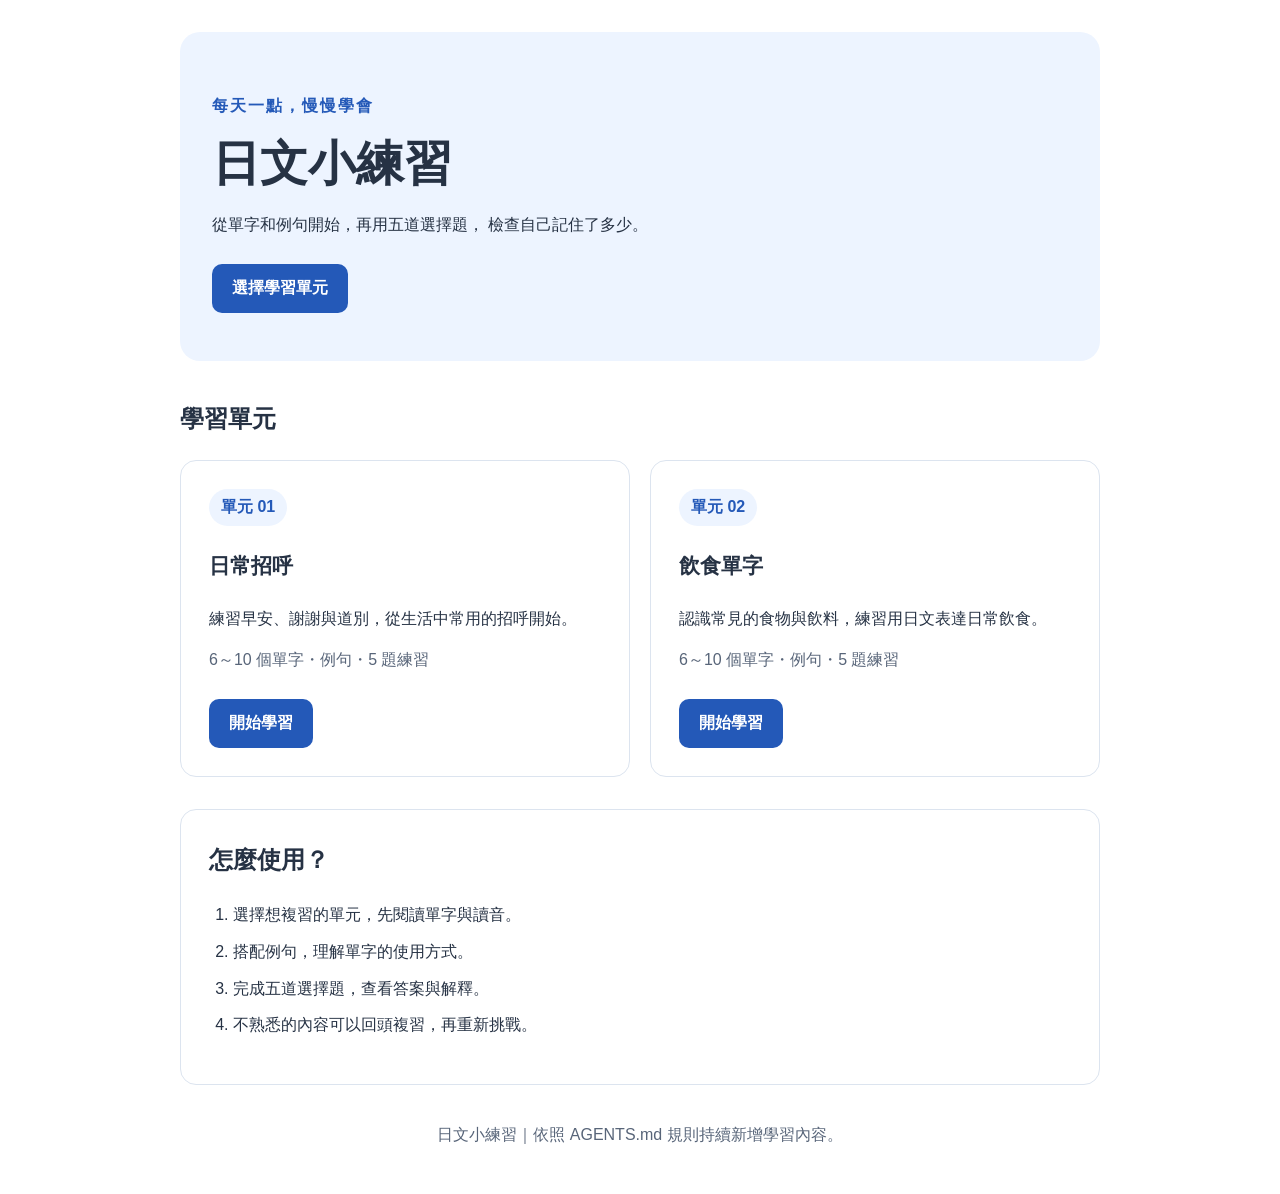
<file: index.html>
<!DOCTYPE html>
<html lang="zh-Hant">
<head>
  <meta charset="UTF-8">
  <meta name="viewport" content="width=device-width, initial-scale=1.0">
  <title>日文小練習｜首頁</title>
  <link rel="stylesheet" href="css/style.css">
</head>
<body>
  <main class="container">
    <header class="hero">
      <p class="eyebrow">每天一點，慢慢學會</p>
      <h1>日文小練習</h1>
      <p>
        從單字和例句開始，再用五道選擇題，
        檢查自己記住了多少。
      </p>
      <a class="button" href="#lessons">選擇學習單元</a>
    </header>

    <section aria-labelledby="lessons">
      <h2 id="lessons">學習單元</h2>

      <div class="lesson-grid">
        <article class="card">
          <span class="tag">單元 01</span>
          <h3>日常招呼</h3>
          <p>練習早安、謝謝與道別，從生活中常用的招呼開始。</p>
          <p class="meta">6～10 個單字・例句・5 題練習</p>
          <a class="button" href="lessons/greetings.html">
            開始學習
          </a>
        </article>

        <article class="card">
          <span class="tag">單元 02</span>
          <h3>飲食單字</h3>
          <p>認識常見的食物與飲料，練習用日文表達日常飲食。</p>
          <p class="meta">6～10 個單字・例句・5 題練習</p>
          <a class="button" href="lessons/food.html">
            開始學習
          </a>
        </article>
      </div>
    </section>

    <section class="card guide" aria-labelledby="guide-title">
      <h2 id="guide-title">怎麼使用？</h2>
      <ol>
        <li>選擇想複習的單元，先閱讀單字與讀音。</li>
        <li>搭配例句，理解單字的使用方式。</li>
        <li>完成五道選擇題，查看答案與解釋。</li>
        <li>不熟悉的內容可以回頭複習，再重新挑戰。</li>
      </ol>
    </section>

    <footer>
      <p>日文小練習｜依照 AGENTS.md 規則持續新增學習內容。</p>
    </footer>
  </main>
</body>
</html>
</file>
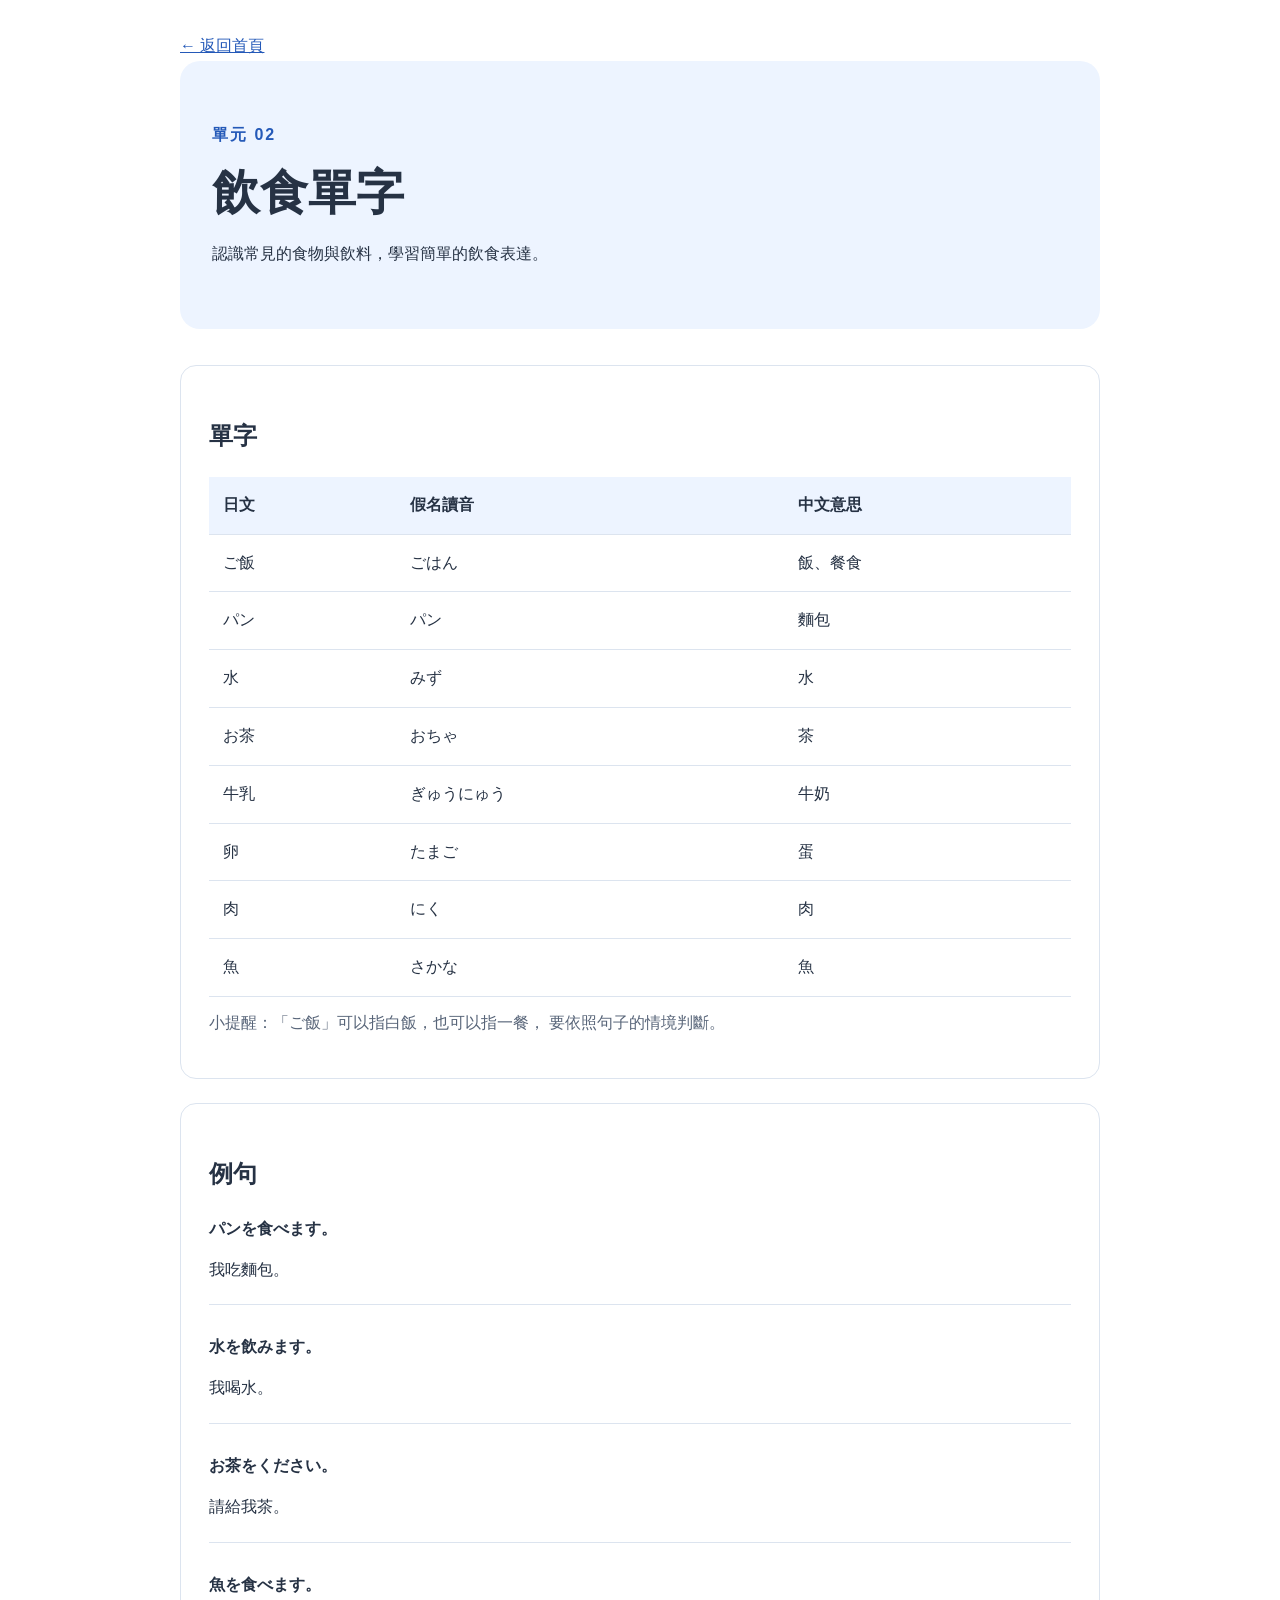
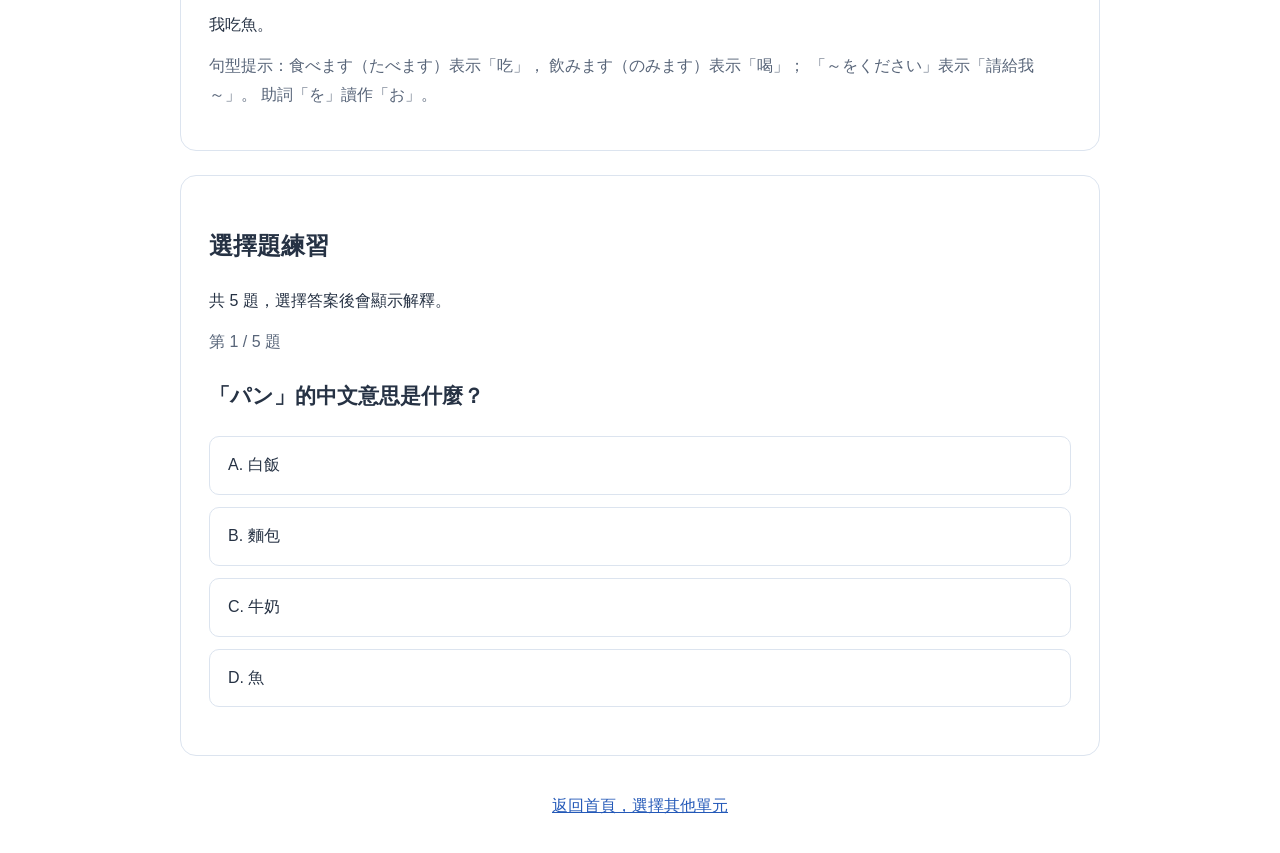
<file: lessons/food.html>
<!DOCTYPE html>
<html lang="zh-Hant">
<head>
  <meta charset="UTF-8">
  <meta name="viewport" content="width=device-width, initial-scale=1.0">
  <title>飲食單字｜日文小練習</title>
  <link rel="stylesheet" href="../css/style.css">
  <script src="../js/quiz.js" defer></script>
</head>
<body>
  <main class="container">
    <a href="../index.html">← 返回首頁</a>

    <header class="hero">
      <p class="eyebrow">單元 02</p>
      <h1>飲食單字</h1>
      <p>認識常見的食物與飲料，學習簡單的飲食表達。</p>
    </header>

    <section class="card">
      <h2>單字</h2>

      <div class="table-wrap">
        <table>
          <thead>
            <tr>
              <th scope="col">日文</th>
              <th scope="col">假名讀音</th>
              <th scope="col">中文意思</th>
            </tr>
          </thead>
          <tbody>
            <tr>
              <td lang="ja">ご飯</td>
              <td lang="ja">ごはん</td>
              <td>飯、餐食</td>
            </tr>
            <tr>
              <td lang="ja">パン</td>
              <td lang="ja">パン</td>
              <td>麵包</td>
            </tr>
            <tr>
              <td lang="ja">水</td>
              <td lang="ja">みず</td>
              <td>水</td>
            </tr>
            <tr>
              <td lang="ja">お茶</td>
              <td lang="ja">おちゃ</td>
              <td>茶</td>
            </tr>
            <tr>
              <td lang="ja">牛乳</td>
              <td lang="ja">ぎゅうにゅう</td>
              <td>牛奶</td>
            </tr>
            <tr>
              <td lang="ja">卵</td>
              <td lang="ja">たまご</td>
              <td>蛋</td>
            </tr>
            <tr>
              <td lang="ja">肉</td>
              <td lang="ja">にく</td>
              <td>肉</td>
            </tr>
            <tr>
              <td lang="ja">魚</td>
              <td lang="ja">さかな</td>
              <td>魚</td>
            </tr>
          </tbody>
        </table>
      </div>

      <p class="meta">
        小提醒：「ご飯」可以指白飯，也可以指一餐，
        要依照句子的情境判斷。
      </p>
    </section>

    <section class="card section-gap">
      <h2>例句</h2>

      <div class="example">
        <p lang="ja">パンを食べます。</p>
        <p>我吃麵包。</p>
      </div>

      <div class="example">
        <p lang="ja">水を飲みます。</p>
        <p>我喝水。</p>
      </div>

      <div class="example">
        <p lang="ja">お茶をください。</p>
        <p>請給我茶。</p>
      </div>

      <div class="example">
        <p lang="ja">魚を食べます。</p>
        <p>我吃魚。</p>
      </div>

      <p class="meta">
        句型提示：食べます（たべます）表示「吃」，
        飲みます（のみます）表示「喝」；
        「～をください」表示「請給我～」。
        助詞「を」讀作「お」。
      </p>
    </section>

    <section class="card section-gap">
      <h2>選擇題練習</h2>
      <p>共 5 題，選擇答案後會顯示解釋。</p>
      <div id="quiz"></div>
    </section>

    <footer>
      <a href="../index.html">返回首頁，選擇其他單元</a>
    </footer>
  </main>

  <script type="application/json" id="quiz-data">
  [
    {
      "question": "「パン」的中文意思是什麼？",
      "options": ["白飯", "麵包", "牛奶", "魚"],
      "answerIndex": 1,
      "explanation": "パン的意思是麵包，使用片假名書寫。"
    },
    {
      "question": "「牛乳」的讀音是哪一個？",
      "options": ["ぎゅうにゅう", "ごはん", "たまご", "おちゃ"],
      "answerIndex": 0,
      "explanation": "牛乳讀作ぎゅうにゅう，意思是牛奶。"
    },
    {
      "question": "哪個日文單字表示「蛋」？",
      "options": ["肉", "水", "魚", "卵"],
      "answerIndex": 3,
      "explanation": "卵讀作たまご，意思是蛋。"
    },
    {
      "question": "「水を飲みます。」的意思是什麼？",
      "options": ["我吃麵包。", "請給我茶。", "我喝水。", "我吃魚。"],
      "answerIndex": 2,
      "explanation": "水是みず，飲みます表示喝，因此這句是「我喝水」。"
    },
    {
      "question": "想說「請給我茶」，應該選哪一句？",
      "options": [
        "お茶をください。",
        "魚を食べます。",
        "水を飲みます。",
        "パンを食べます。"
      ],
      "answerIndex": 0,
      "explanation": "お茶是茶，「～をください」表示「請給我～」。"
    }
  ]
  </script>
</body>
</html>
</file>
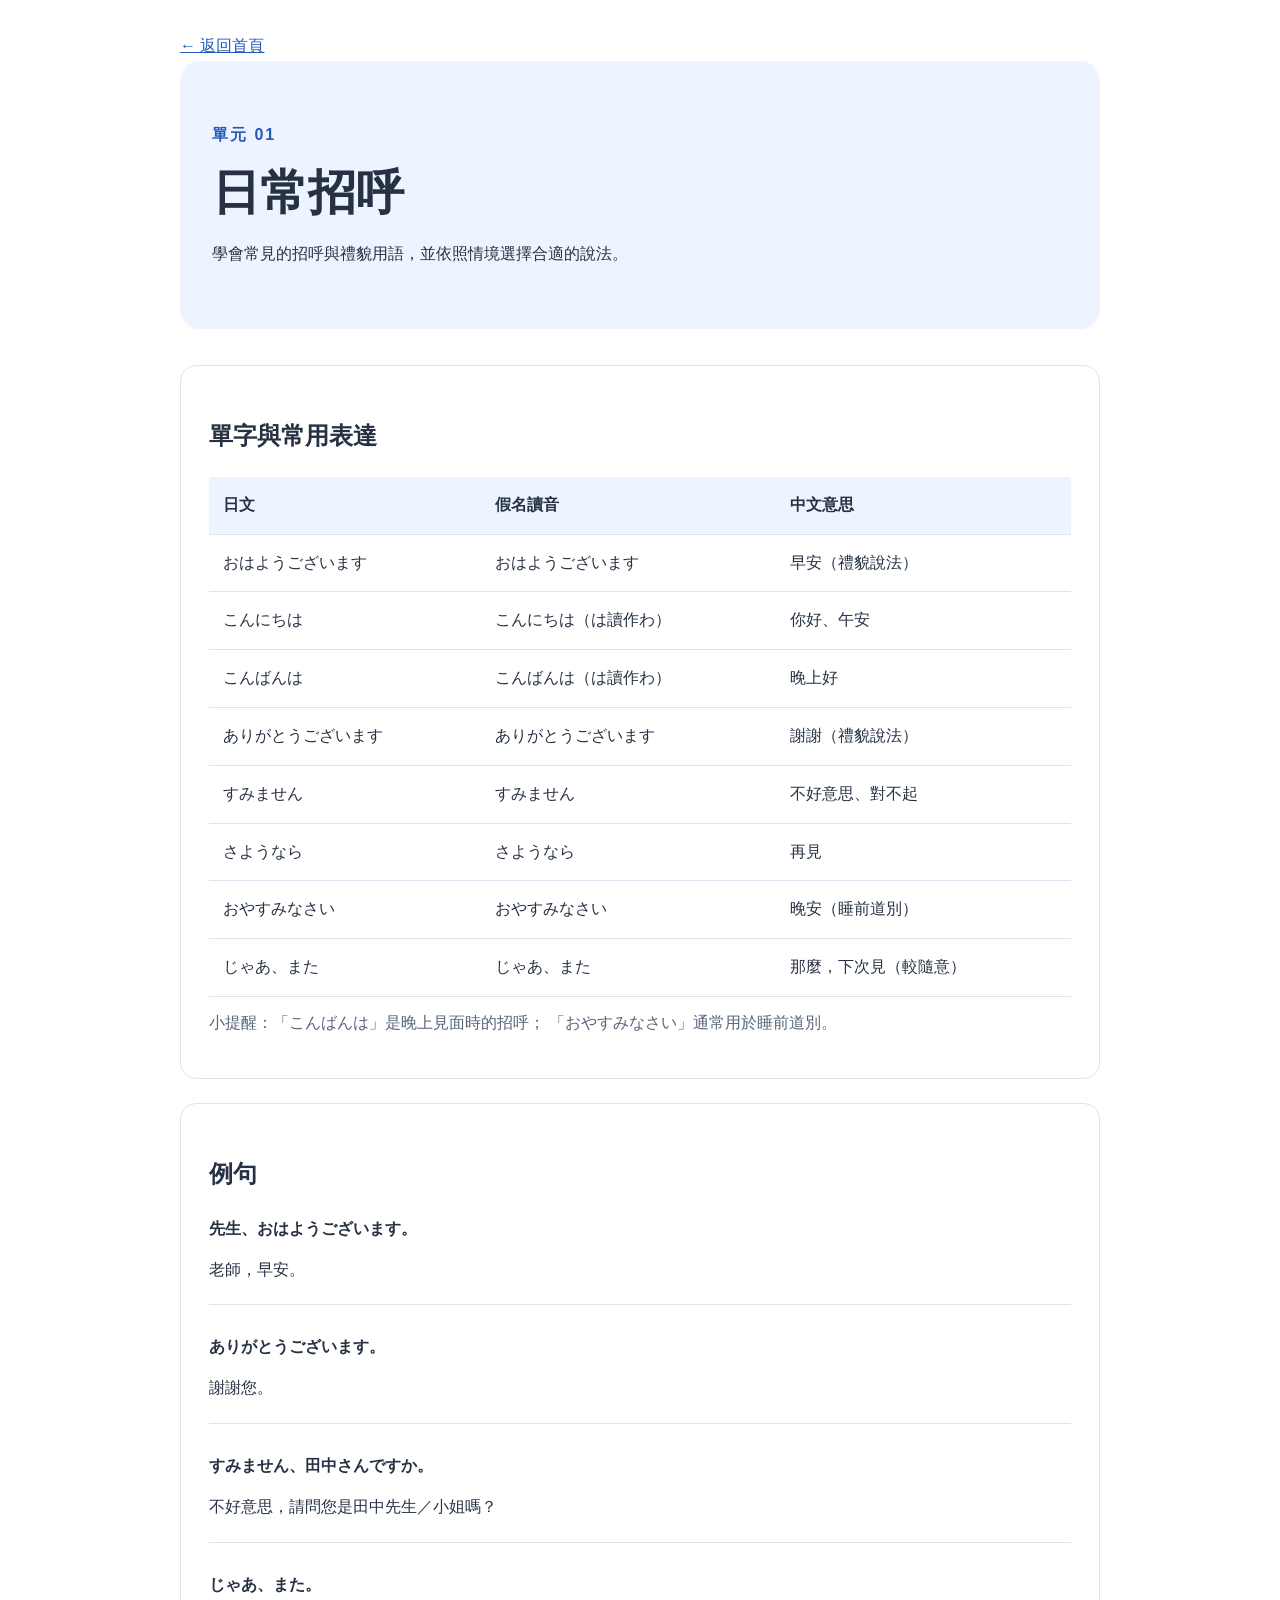
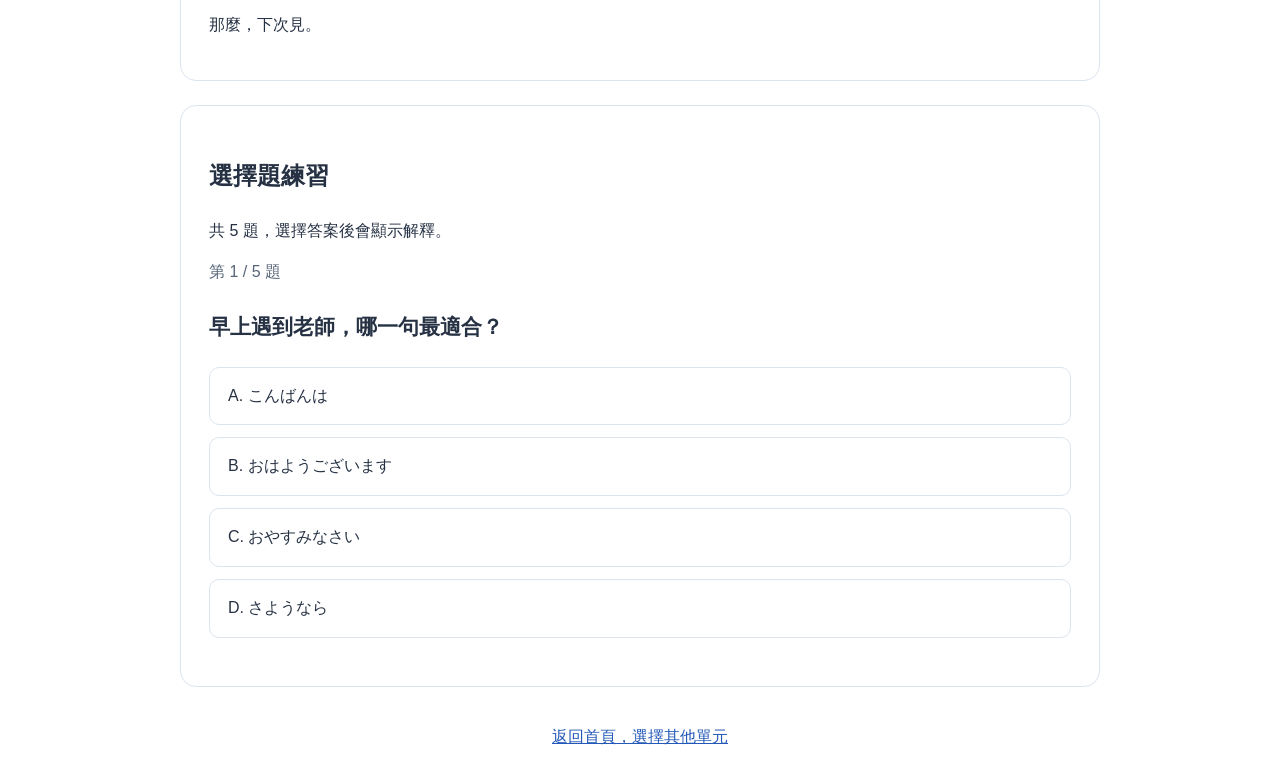
<file: lessons/greetings.html>
<!DOCTYPE html>
<html lang="zh-Hant">
<head>
  <meta charset="UTF-8">
  <meta name="viewport" content="width=device-width, initial-scale=1.0">
  <title>日常招呼｜日文小練習</title>
  <link rel="stylesheet" href="../css/style.css">
  <script src="../js/quiz.js" defer></script>
</head>
<body>
  <main class="container">
    <a href="../index.html">← 返回首頁</a>

    <header class="hero">
      <p class="eyebrow">單元 01</p>
      <h1>日常招呼</h1>
      <p>學會常見的招呼與禮貌用語，並依照情境選擇合適的說法。</p>
    </header>

    <section class="card">
      <h2>單字與常用表達</h2>
      <div class="table-wrap">
        <table>
          <thead>
            <tr>
              <th scope="col">日文</th>
              <th scope="col">假名讀音</th>
              <th scope="col">中文意思</th>
            </tr>
          </thead>
          <tbody>
            <tr>
              <td lang="ja">おはようございます</td>
              <td lang="ja">おはようございます</td>
              <td>早安（禮貌說法）</td>
            </tr>
            <tr>
              <td lang="ja">こんにちは</td>
              <td lang="ja">こんにちは（は讀作わ）</td>
              <td>你好、午安</td>
            </tr>
            <tr>
              <td lang="ja">こんばんは</td>
              <td lang="ja">こんばんは（は讀作わ）</td>
              <td>晚上好</td>
            </tr>
            <tr>
              <td lang="ja">ありがとうございます</td>
              <td lang="ja">ありがとうございます</td>
              <td>謝謝（禮貌說法）</td>
            </tr>
            <tr>
              <td lang="ja">すみません</td>
              <td lang="ja">すみません</td>
              <td>不好意思、對不起</td>
            </tr>
            <tr>
              <td lang="ja">さようなら</td>
              <td lang="ja">さようなら</td>
              <td>再見</td>
            </tr>
            <tr>
              <td lang="ja">おやすみなさい</td>
              <td lang="ja">おやすみなさい</td>
              <td>晚安（睡前道別）</td>
            </tr>
            <tr>
              <td lang="ja">じゃあ、また</td>
              <td lang="ja">じゃあ、また</td>
              <td>那麼，下次見（較隨意）</td>
            </tr>
          </tbody>
        </table>
      </div>
      <p class="meta">
        小提醒：「こんばんは」是晚上見面時的招呼；
        「おやすみなさい」通常用於睡前道別。
      </p>
    </section>

    <section class="card section-gap">
      <h2>例句</h2>

      <div class="example">
        <p lang="ja">先生、おはようございます。</p>
        <p>老師，早安。</p>
      </div>

      <div class="example">
        <p lang="ja">ありがとうございます。</p>
        <p>謝謝您。</p>
      </div>

      <div class="example">
        <p lang="ja">すみません、田中さんですか。</p>
        <p>不好意思，請問您是田中先生／小姐嗎？</p>
      </div>

      <div class="example">
        <p lang="ja">じゃあ、また。</p>
        <p>那麼，下次見。</p>
      </div>
    </section>

    <section class="card section-gap">
      <h2>選擇題練習</h2>
      <p>共 5 題，選擇答案後會顯示解釋。</p>
      <div id="quiz"></div>
    </section>

    <footer>
      <a href="../index.html">返回首頁，選擇其他單元</a>
    </footer>
  </main>

  <script type="application/json" id="quiz-data">
  [
    {
      "question": "早上遇到老師，哪一句最適合？",
      "options": [
        "こんばんは",
        "おはようございます",
        "おやすみなさい",
        "さようなら"
      ],
      "answerIndex": 1,
      "explanation": "おはようございます是「早安」的禮貌說法，適合向老師打招呼。"
    },
    {
      "question": "「ありがとうございます」的意思是什麼？",
      "options": ["對不起", "再見", "謝謝", "晚安"],
      "answerIndex": 2,
      "explanation": "ありがとうございます是表達感謝的禮貌說法。"
    },
    {
      "question": "晚上見面時，應該說哪一句？",
      "options": [
        "こんばんは",
        "おやすみなさい",
        "おはようございます",
        "じゃあ、また"
      ],
      "answerIndex": 0,
      "explanation": "こんばんは用於晚上見面打招呼；おやすみなさい通常用於睡前道別。"
    },
    {
      "question": "想禮貌地引起別人注意，說「不好意思」時，可以用哪一句？",
      "options": [
        "さようなら",
        "おやすみなさい",
        "こんにちは",
        "すみません"
      ],
      "answerIndex": 3,
      "explanation": "すみません除了道歉，也能用來禮貌地引起別人注意。"
    },
    {
      "question": "「じゃあ、また」最接近哪個意思？",
      "options": ["早安", "下次見", "謝謝您", "不好意思"],
      "answerIndex": 1,
      "explanation": "じゃあ、また是較隨意的道別方式，意思是「那麼，下次見」。"
    }
  ]
  </script>
</body>
</html>
</file>
<file: css/style.css>
/* 全站共用設定 */
:root {
  --primary: #2459b8;
  --primary-dark: #19438e;
  --text: #263244;
  --muted: #586579;
  --border: #dce4ef;
  --soft-blue: #edf4ff;
}

* {
  box-sizing: border-box;
}

html {
  scroll-behavior: smooth;
}

body {
  margin: 0;
  background: #ffffff;
  color: var(--text);
  font-family: "Noto Sans TC", "Microsoft JhengHei", sans-serif;
  font-size: 16px;
  line-height: 1.8;
}

.container {
  max-width: 960px;
  margin: 0 auto;
  padding: 32px 20px;
}

/* 首頁標題區 */
.hero {
  padding: 48px 32px;
  margin-bottom: 36px;
  background: var(--soft-blue);
  border-radius: 20px;
}

.eyebrow {
  color: var(--primary);
  font-weight: 700;
  letter-spacing: 2px;
}

h1 {
  margin: 8px 0 16px;
  font-size: clamp(32px, 6vw, 48px);
  line-height: 1.3;
}

h2 {
  font-size: 24px;
}

h3 {
  font-size: 21px;
}

p {
  margin: 12px 0;
}

/* 共用卡片 */
.lesson-grid {
  display: grid;
  grid-template-columns: repeat(2, minmax(0, 1fr));
  gap: 20px;
}

.card {
  padding: 28px;
  border: 1px solid var(--border);
  border-radius: 16px;
  background: #ffffff;
}

.tag {
  display: inline-block;
  padding: 4px 12px;
  border-radius: 20px;
  background: var(--soft-blue);
  color: var(--primary);
  font-weight: 700;
}

.meta {
  color: var(--muted);
}

/* 連結與按鈕 */
a {
  color: var(--primary);
}

.button {
  display: inline-block;
  margin-top: 12px;
  padding: 10px 20px;
  border: 0;
  border-radius: 10px;
  background: var(--primary);
  color: #ffffff;
  font: inherit;
  font-weight: 700;
  text-decoration: none;
  cursor: pointer;
}

.button:hover {
  background: var(--primary-dark);
}

a:focus-visible,
button:focus-visible {
  outline: 3px solid #b45309;
  outline-offset: 4px;
}

/* 使用說明與頁尾 */
.guide {
  margin-top: 32px;
}

.guide h2 {
  margin-top: 0;
}

.guide ol {
  padding-left: 24px;
}

.guide li {
  margin-bottom: 8px;
}

footer {
  margin-top: 36px;
  color: var(--muted);
  text-align: center;
}

/* 手機版排版 */
@media (max-width: 640px) {
  .container {
    padding: 20px 16px;
  }

  .hero {
    padding: 32px 24px;
  }

  .lesson-grid {
    grid-template-columns: 1fr;
  }

  .card {
    padding: 24px;
  }
}
/* 單元頁面 */
.section-gap {
  margin-top: 24px;
}

.table-wrap {
  overflow-x: auto;
}

table {
  width: 100%;
  border-collapse: collapse;
}

th,
td {
  padding: 14px;
  border-bottom: 1px solid var(--border);
  text-align: left;
  vertical-align: top;
}

th {
  background: var(--soft-blue);
}

.example + .example {
  margin-top: 20px;
  padding-top: 16px;
  border-top: 1px solid var(--border);
}

.example p:first-child {
  font-weight: 700;
}

/* 共用測驗 */
.quiz-options {
  display: grid;
  gap: 12px;
}

.option-button {
  width: 100%;
  padding: 14px 18px;
  border: 1px solid var(--border);
  border-radius: 10px;
  background: #ffffff;
  color: var(--text);
  font: inherit;
  text-align: left;
  overflow-wrap: anywhere;
  cursor: pointer;
}

.option-button:hover:not(:disabled) {
  background: var(--soft-blue);
  border-color: var(--primary);
}

.option-button:disabled {
  cursor: default;
  opacity: 1;
}

.option-button.correct {
  border-color: #237a43;
  background: #edf9f0;
  color: #18552e;
}

.option-button.incorrect {
  border-color: #b42318;
  background: #fff1f0;
  color: #912018;
}

.feedback {
  margin-top: 20px;
  font-weight: 700;
}

[hidden] {
  display: none !important;
}
</file>
